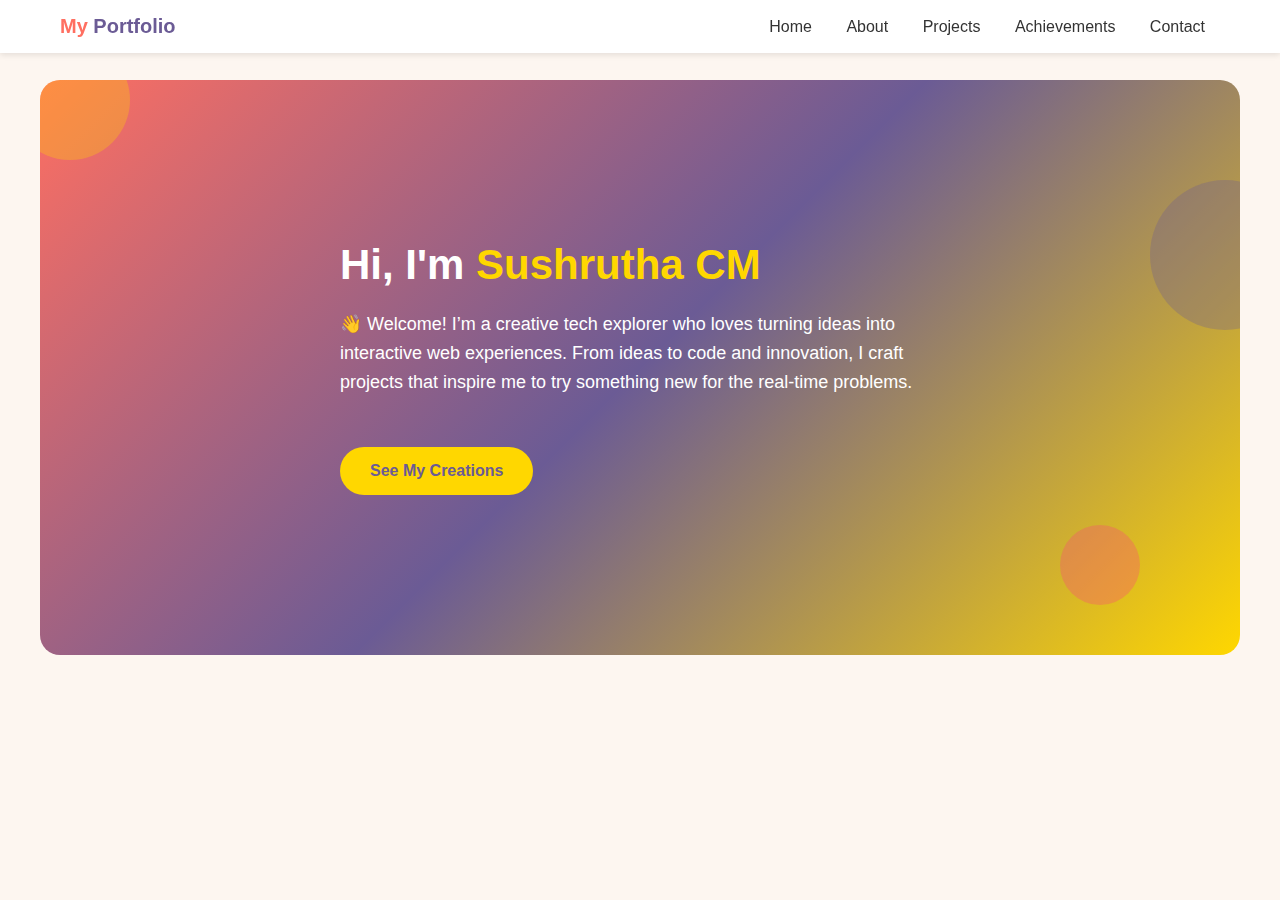
<file: index.html>
<!DOCTYPE html>
<html lang="en">
<head>
  <meta charset="UTF-8">
  <meta name="viewport" content="width=device-width, initial-scale=1.0">
  <title>MyPortfolio</title>
  <link rel="stylesheet" href="style.css">
</head>
<body>
<header>
  <div class="logo">My  <span>Portfolio</span></div>
  <nav>
    <a href="index.html">Home</a>
    <a href="about.html">About</a>
    <a href="projects.html">Projects</a>
    <a href="achievements.html">Achievements</a>
    <a href="contact.html">Contact</a>
  </nav>
</header>
<main class="home">
  <div class="shape shape1"></div>
  <div class="shape shape2"></div>
  <div class="shape shape3"></div>
  <section class="intro">
    <div class="intro-text">
      <h1>Hi, I'm <span>Sushrutha CM</span></h1>
      <p>👋 Welcome! I’m a creative tech explorer who loves turning ideas into interactive web experiences. From ideas to code and innovation, I craft projects that inspire me to try something new for the real-time problems.</p>
      <button onclick="window.location.href='projects.html'">See My Creations</button>
    </div>
 </section>
</main>
</body>
</html>
</file>
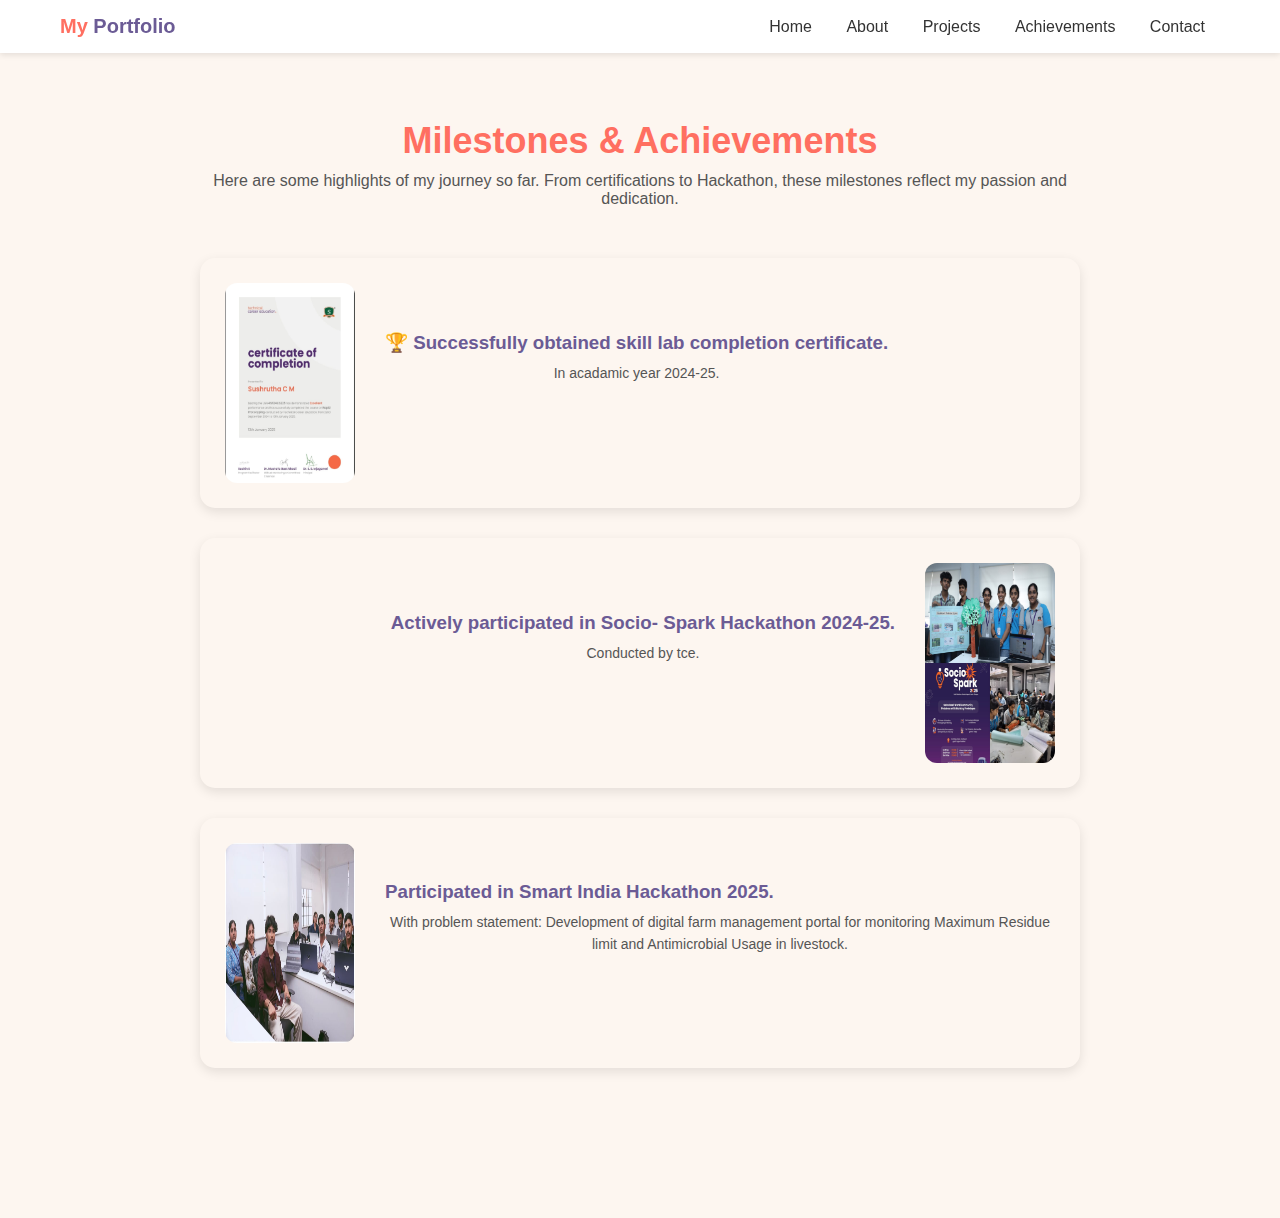
<file: achievements.html>
<!DOCTYPE html>
<html lang="en">
<head>
  <meta charset="UTF-8">
  <meta name="viewport" content="width=device-width, initial-scale=1.0">
  <title>Achievements | Sushrutha</title>
  <link rel="stylesheet" href="style.css">
</head>
<body>
<header>
  <div class="logo">My <span>Portfolio</span></div>
  <nav>
    <a href="index.html">Home</a>
    <a href="about.html">About</a>
    <a href="projects.html">Projects</a>
    <a href="achievements.html">Achievements</a>
    <a href="contact.html">Contact</a>
  </nav>
</header>
<main class="achievements">
  <section class="milestones">
    <h1>Milestones & Achievements</h1>
    <p>Here are some highlights of my journey so far. From certifications to Hackathon, these milestones reflect my passion and dedication.</p>
    <div class="milestone-card">
      <img src="img2.jpg" height="200" width="200" alt="Hackathon Winner">
      <div class="milestone-text">
        <h3>🏆 Successfully obtained skill lab completion certificate.</h3>
        <p>In acadamic year 2024-25.</p>
      </div>
    </div>
    <div class="milestone-card reverse">
      <img src="img3.jpg"  height="200" width="200" alt="Socio">
      <div class="milestone-text">
        <h3>Actively participated in Socio- Spark Hackathon 2024-25.</h3>
        <p>Conducted by tce.</p>
      </div>
    </div>
    <div class="milestone-card">
      <img src="img4.jpg" height="200" width="200" alt=" Hackathon.">
      <div class="milestone-text">
        <h3>Participated in Smart India Hackathon 2025.</h3>
        <p>With problem statement: Development of digital farm management portal for monitoring Maximum Residue limit and Antimicrobial Usage in livestock.</p>
      </div>
    </div>
  </section>
</main>
</body>
</html>
</file>
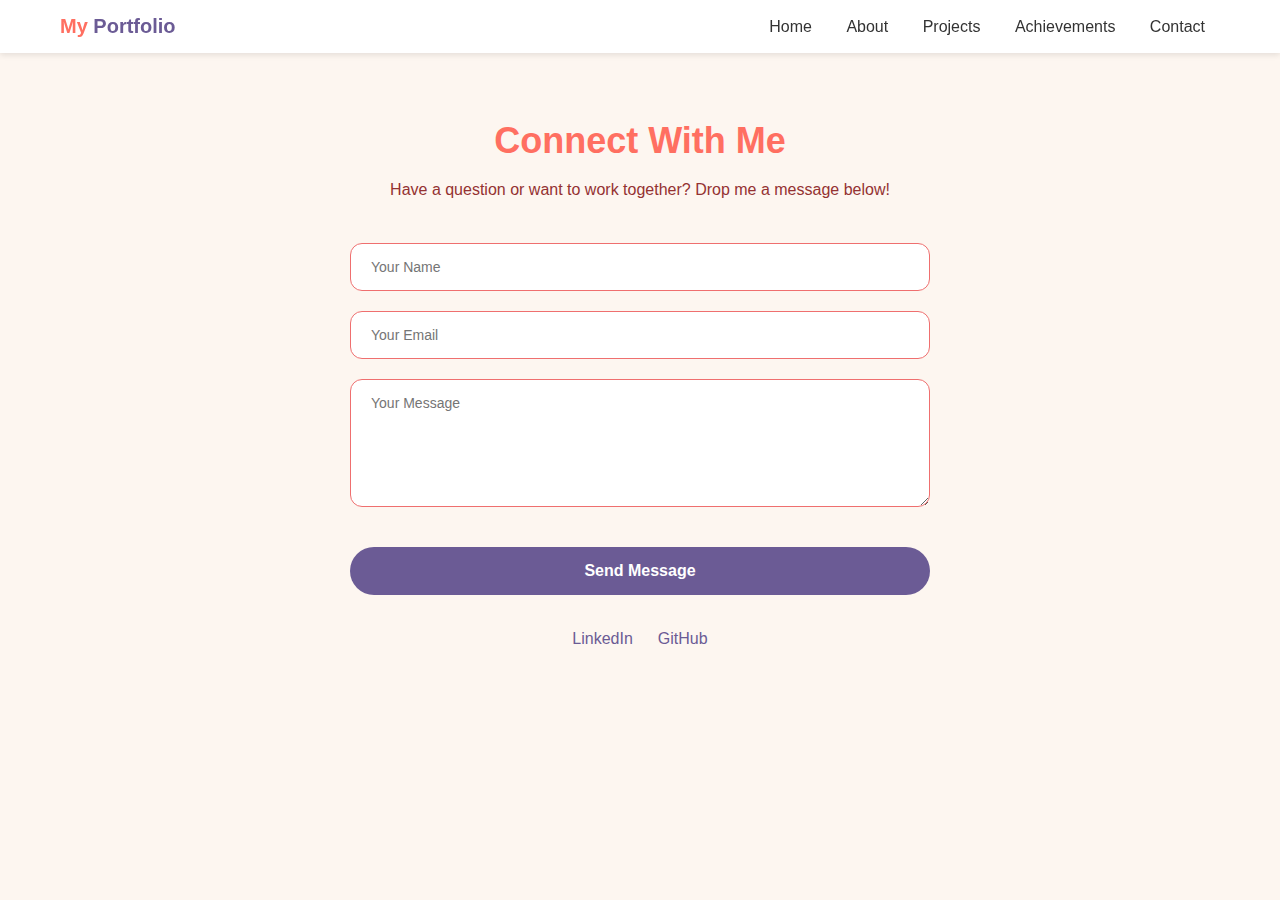
<file: contact.html>
<!DOCTYPE html>
<html lang="en">
<head>
  <meta charset="UTF-8">
  <meta name="viewport" content="width=device-width, initial-scale=1.0">
  <title>Contact | Sushrutha</title>
  <link rel="stylesheet" href="style.css">
</head>
<body>
<header>
  <div class="logo">My <span>Portfolio</span></div>
  <nav>
    <a href="index.html">Home</a>
    <a href="about.html">About</a>
    <a href="projects.html">Projects</a>
    <a href="achievements.html">Achievements</a>
    <a href="contact.html">Contact</a>
  </nav>
</header>
<main class="contact">
  <section class="contact-section">
    <h1>Connect With Me</h1>
    <p>Have a question or want to work together? Drop me a message below!</p>
        <form>
      <input type="text" placeholder="Your Name" required>
      <input type="email" placeholder="Your Email" required>
      <textarea placeholder="Your Message" rows="6" required></textarea>
      <button type="submit">Send Message</button>
    </form>
<div class="socials">
      <a href="https://www.linkedin.com/in/sushrutha-c-m-812ba9355" target="_blank">LinkedIn</a>
      <a href="https://github.com/sushruthacm-bit" target="_blank">GitHub</a>
          </div>
  </section>
</main>
</body>
</html>
</file>
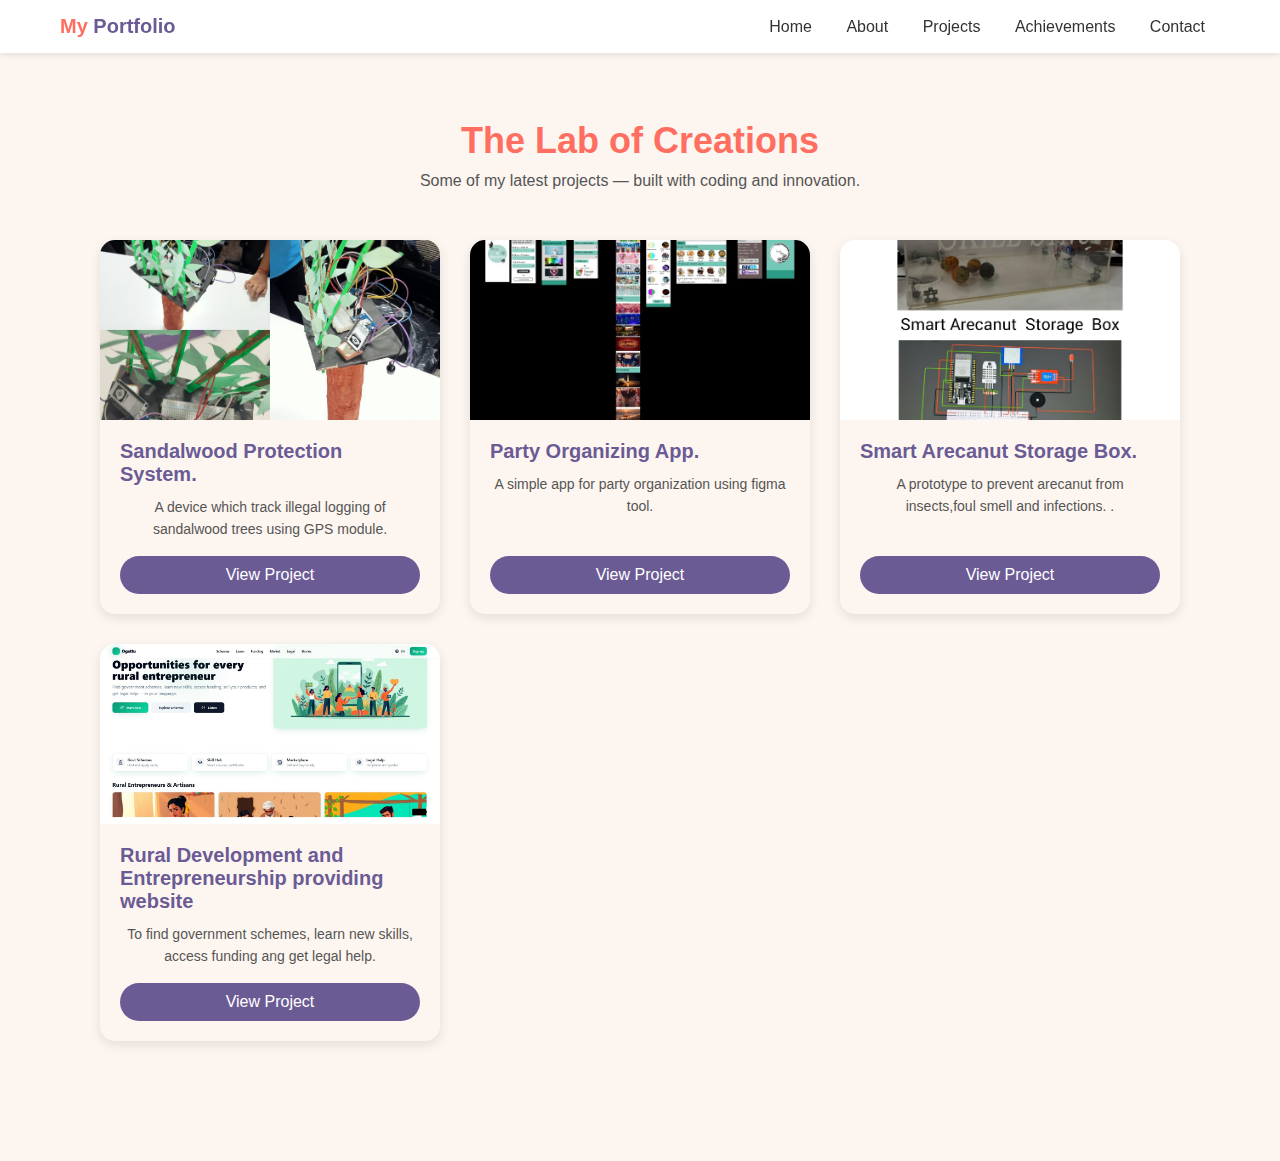
<file: projects.html>
<!DOCTYPE html>
<html lang="en">
<head>
  <meta charset="UTF-8">
  <meta name="viewport" content="width=device-width, initial-scale=1.0">
  <title>Projects | Sushrutha</title>
  <link rel="stylesheet" href="style.css">
</head>
<body>

<header>
  <div class="logo">My <span>Portfolio</span></div>
  <nav>
    <a href="index.html">Home</a>
    <a href="about.html">About</a>
    <a href="projects.html">Projects</a>
    <a href="achievements.html">Achievements</a>
    <a href="contact.html">Contact</a>
  </nav>
</header>
<main class="projects">
  <section class="project-gallery">
    <h1>The Lab of Creations</h1>
    <p>Some of my latest projects — built with  coding and innovation.</p>

    <div class="projects-grid">
      <div class="card">
        <img src="im.jpg" alt="Project 1">
        <div class="card-content">
          <h3>Sandalwood Protection System.</h3>
          <p>A device which track illegal logging of sandalwood trees using GPS module.</p>
          <a href="#" class="btn">View Project</a>
        </div>
      </div>

      <div class="card">
        <img src="e.jpg" alt="Project 2">
        <div class="card-content">
          <h3>Party Organizing App.</h3>
          <p>A simple app for party organization using figma tool.</p>
          <a href="#" class="btn">View Project</a>
        </div>
      </div>

      <div class="card">
        <img src="img5.jpg" alt="Project 3">
        <div class="card-content">
          <h3>Smart Arecanut Storage Box.</h3>
          <p>A prototype  to prevent arecanut from insects,foul smell and infections. .</p>
          <a href="#" class="btn">View Project</a>
        </div>
      </div>
      <div class="card">
        <img src="img9.jpg" alt="Project 3">
        <div class="card-content">
          <h3>Rural Development and Entrepreneurship providing website</h3>
          <p>To find government schemes, learn new skills, access funding ang get legal help.</p>
          <a href="#" class="btn">View Project</a>
        </div>
      </div>

      
  </section>
</main>

</body>
</html>
</file>
<file: style.css>
* {
  margin: 0;
  padding: 0;
  box-sizing: border-box;
  font-family: "Poppins", sans-serif;
}
body {
  background-color: #FDF6F0;
  color: #333;
}
header {
  background: white;
  position: fixed;
  width: 100%;
  top: 0;
  display: flex;
  justify-content: space-between;
  align-items: center;
  padding: 15px 60px;
  box-shadow: 0 2px 6px rgba(0,0,0,0.1);
  z-index: 1000;
}
.logo {
  font-weight: 700;
  font-size: 20px;
  color: #FF6F61;
}
.logo span {
  color: #6B5B95;
}
nav a {
  margin: 0 15px;
  text-decoration: none;
  color: #333;
  font-weight: 500;
  transition: 0.3s;
}
nav a:hover {
  color: #FF6F61;
}
button {
  margin-top: 20px;
  background: #FF6F61;
  border: none;
  color: white;
  padding: 10px 20px;
  border-radius: 25px;
  cursor: pointer;
  font-weight: 500;
  transition: 0.3s;
}
button:hover {
  background: #88B04B;
}
.home {
  display: flex;
  justify-content: space-between;
  align-items: center;
  background: linear-gradient(135deg, #FF6F61, #6B5B95);
  color: white;
  border-radius: 20px;
  padding: 70px;
}
.contact-section {
  padding: 120px 60px;
  max-width: 700px;
  margin: 0 auto;
  text-align: center;
}
.contact-section h1 {
  color: #FF6F61;
  font-size: 36px;
  margin-bottom: 15px;
}
.contact-section p {
  color: #943232;
  font-size: 16px;
  margin-bottom: 40px;
  line-height: 1.6;
}
.contact-section form {
  display: flex;
  flex-direction: column;
  gap: 20px;
}
.contact-section input,
.contact-section textarea {
  padding: 15px 20px;
  border-radius: 12px;
  border: 1px solid #ef6f6f;
  font-size: 14px;
  transition: 0.3s;
}
.contact-section input:focus,
.contact-section textarea:focus {
  border-color: #6B5B95;
  outline: none;
  box-shadow: 0 0 8px rgba(107,91,149,0.3);
}
.contact-section button {
  background: #6B5B95;
  color: white;
  padding: 15px;
  border: none;
  border-radius: 25px;
  font-weight: 600;
  font-size: 16px;
  cursor: pointer;
  transition: 0.3s;
}
.contact-section button:hover {
  background: #FF6F61;
  transform: scale(1.05);
}
.socials {
  margin-top: 35px;
  display: flex;
  justify-content: center;
  gap: 25px;
  flex-wrap: wrap;
}
.socials a {
  text-decoration: none;
  color: #6B5B95;
  font-weight: 500;
  transition: 0.3s;
}

.socials a:hover {
  color: #FF6F61;
}
.achievements {
  padding: 120px 60px;
  max-width: 1000px;
  margin: 0 auto;
}

.milestones h1 {
  color: #FF6F61;
  font-size: 36px;
  text-align: center;
  margin-bottom: 10px;
}

.milestones p {
  color: #555;
  text-align: center;
  margin-bottom: 50px;
  font-size: 16px;
}

.milestone-card {
  display: flex;
  align-items: center;
  gap: 30px;
  background: #FDF6F0;
  padding: 25px;
  margin-bottom: 30px;
  border-radius: 15px;
  box-shadow: 0 4px 12px rgba(0,0,0,0.1);
  transition: transform 0.3s, box-shadow 0.3s;
}

.milestone-card img {
  width: 130px;
  border-radius: 12px;
}

.milestone-text h3 {
  color: #6B5B95;
  margin-bottom: 8px;
}

.milestone-text p {
  color: #555;
  font-size: 14px;
  line-height: 1.6;
}
.milestone-card:hover {
  transform: translateY(-6px);
  box-shadow: 0 8px 20px rgba(0,0,0,0.15);
}
.milestone-card.reverse {
  flex-direction: row-reverse;
}
@media screen and (max-width: 768px) {
  .milestone-card,
  .milestone-card.reverse {
    flex-direction: column;
    text-align: center;
  }

  .milestone-card.reverse img {
    margin-bottom: 15px;
  }
}
.home {
  display: flex;
  justify-content: center;
  align-items: center;
  padding: 140px 60px;
  gap: 60px;
  flex-wrap: wrap;
  background: linear-gradient(135deg, #FF6F61, #6B5B95);
  color: white;
  border-radius: 20px;
  margin: 80px auto;
  max-width: 1200px;
}
.intro-text {
  max-width: 600px;
}
.intro-text h1 {
  font-size: 42px;
  margin-bottom: 20px;
}
.intro-text span {
  color: #FFD700;
  font-weight: 700;
  animation: pulse 3s infinite;
}
@keyframes pulse {
  0%, 100% { color: #FFD700; }
  50% { color: #FF4081; }
}
.intro-text p {
  font-size: 18px;
  line-height: 1.6;
  margin-bottom: 30px;
}
.intro-text button {
  background: #FFD700;
  color: #6B5B95;
  padding: 15px 30px;
  border: none;
  border-radius: 25px;
  font-size: 16px;
  font-weight: 600;
  cursor: pointer;
  transition: 0.3s;
}
.intro-text button:hover {
  background: #FF4081;
  color: white;
  transform: scale(1.05);
}
.intro-image img {
  width: 300px;
  border-radius: 50%;
  border: 5px solid white;
  box-shadow: 0 6px 20px rgba(0,0,0,0.2);
}
@media screen and (max-width: 768px) {
  .home {
    flex-direction: column;
    text-align: center;
    padding: 100px 20px;
  }
  .intro-image img {
    width: 220px;
    margin-top: 30px;
  }
  .intro-text h1 {
    font-size: 32px;
  }
  .intro-text p {
    font-size: 16px;
  }
}
.home {
  position: relative;
  display: flex;
  justify-content: center;
  align-items: center;
  padding: 160px 60px;
  gap: 60px;
  flex-wrap: wrap;
  background: linear-gradient(135deg, #FF6F61, #6B5B95, #FFD700);
  border-radius: 20px;
  margin: 80px auto;
  max-width: 1200px;
  overflow: hidden;
  color: white;
}
.shape {
  position: absolute;
  border-radius: 50%;
  opacity: 0.3;
  animation: float 6s ease-in-out infinite alternate;
}
.shape1 {
  width: 120px;
  height: 120px;
  background: #FFD700;
  top: -40px;
  left: -30px;
}
.shape2 {
  width: 80px;
  height: 80px;
  background: #FF4081;
  bottom: 50px;
  right: 100px;
  animation-delay: 2s;
}
.shape3 {
  width: 150px;
  height: 150px;
  background: #6B5B95;
  top: 100px;
  right: -60px;
  animation-delay: 4s;
}
@keyframes float {
  0% { transform: translateY(0) rotate(0deg); }
  100% { transform: translateY(-20px) rotate(20deg); }
}
.intro-text {
  max-width: 600px;
  z-index: 2;
}
.intro-text h1 {
  font-size: 42px;
  margin-bottom: 20px;
  line-height: 1.2;
}
.intro-text span {
  color: #FFD700;
  font-weight: 700;
  animation: pulse 3s infinite;
}
@keyframes pulse {
  0%, 100% { color: #FFD700; }
  50% { color: #FF4081; }
}
.intro-text p {
  font-size: 18px;
  line-height: 1.6;
  margin-bottom: 30px;
}
.intro-text button {
  background: #FFD700;
  color: #6B5B95;
  padding: 15px 30px;
  border: none;
  border-radius: 25px;
  font-size: 16px;
  font-weight: 600;
  cursor: pointer;
  transition: 0.3s;
}
.intro-text button:hover {
  background: #FF4081;
  color: white;
  transform: scale(1.05);
}
.intro-image {
  z-index: 2;
}
.intro-image img {
  width: 300px;
  border-radius: 50%;
  border: 5px solid white;
  box-shadow: 0 6px 25px rgba(0,0,0,0.3);
  transition: transform 0.3s;
}
.intro-image img:hover {
  transform: rotate(-5deg) scale(1.05);
}
@media screen and (max-width: 768px) {
  .home {
    flex-direction: column;
    text-align: center;
    padding: 120px 20px;
  }
  .intro-image img {
    width: 220px;
    margin-top: 30px;
  }
  .intro-text h1 {
    font-size: 32px;
  }
  .intro-text p {
    font-size: 16px;
  }
}
.about {
  padding: 120px 60px;
  background: linear-gradient(120deg, rgb(253, 234, 212),rgb(202, 191, 202) );
  color: rgb(14, 1, 46);
}
.about-container {
  display: flex;
  align-items: center;
  justify-content: space-around;
  flex-wrap: wrap;
  gap: 40px;
  background: rgba(255,255,255,0.1);
  padding: 40px;
  border-radius: 20px;
  box-shadow: 0 5px 20px rgb(1, 25, 53);
}
.about-image img {
  width: 280px;
  height: 280px;
  border-radius: 50%;
  border: 5px solid white;
  object-fit: cover;
  transition: transform 0.3s ease;
}
.about-image img:hover {
  transform: scale(1.05);
}
.about-content {
  max-width: 600px;
}
.about-content h1 {
  font-size: 32px;
  margin-bottom: 10px;
}
.about-content h1 span {
  color: #13024b;
}
.about-content h2 {
  margin-top: 25px;
  color: #110137;
}
.about-content ul {
  list-style-type: "-";
  padding-left: 20px;
}
.about-content p {
  margin-top: 10px;
  line-height: 1.7;
}
.skills {
  margin-top: 60px;
  text-align: center;
}
.skills h2 {
  font-size: 26px;
  margin-bottom: 25px;
  color: #130241;
}
.skills-grid {
  display: flex;
  justify-content: center;
  flex-wrap: wrap;
  gap: 25px;
}
.skill-card {
  background: white;
  color: #333;
  width: 110px;
  padding: 20px;
  border-radius: 15px;
  box-shadow: 0 4px 10px rgba(0,0,0,0.2);
  transition: transform 0.3s ease, background 0.3s;
}
.skill-card:hover {
  transform: translateY(-5px);
  background: #ff4081;
  color: white;
}
.skill-card img {
  width: 50px;
  height: 50px;
}
.skill-card p {
  margin-top: 10px;
  font-weight: bold;
}
.about .text h1 {
  color: #FF6F61;
}
.skills-grid .skill {
  background: #6B5B95;
}
.skills-grid .skill:hover {
  background: #FF6F61;
}
.projects {
  padding: 120px 60px;
  max-width: 1200px;
  margin: 0 auto;
}
.project-gallery h1 {
  color: #FF6F61;
  font-size: 36px;
  text-align: center;
  margin-bottom: 10px;
}
.project-gallery p {
  color: #555;
  text-align: center;
  margin-bottom: 50px;
  font-size: 16px;
}
.projects-grid {
  display: grid;
  grid-template-columns: repeat(auto-fit, minmax(250px, 1fr));
  gap: 30px;
}
.card {
  background: #FDF6F0;
  border-radius: 15px;
  overflow: hidden;
  box-shadow: 0 4px 12px rgba(0,0,0,0.1);
  transition: transform 0.3s, box-shadow 0.3s;
  display: flex;
  flex-direction: column;
}
.card img {
  width: 100%;
  height: 180px;
  object-fit: cover;
}
.card-content {
  padding: 20px;
  flex-grow: 1;
  display: flex;
  flex-direction: column;
}
.card-content h3 {
  color: #6B5B95;
  margin-bottom: 10px;
  font-size: 20px;
}
.card-content p {
  flex-grow: 1;
  color: #555;
  font-size: 14px;
  line-height: 1.6;
  margin-bottom: 15px;
}
.card-content .btn {
  text-decoration: none;
  padding: 10px 15px;
  border-radius: 25px;
  background: #6B5B95;
  color: white;
  font-weight: 500;
  text-align: center;
  transition: 0.3s;
}
.card-content .btn:hover {
  background: #FF6F61;
  transform: scale(1.05);
}
.card:hover {
  transform: translateY(-6px);
  box-shadow: 0 8px 20px rgba(0,0,0,0.15);
}
.milestone-card:hover {
  transform: translateY(-6px);
  box-shadow: 0 8px 20px rgba(0,0,0,0.15);
}
.milestone-card.reverse {
  flex-direction: row-reverse;
}
@media screen and (max-width: 768px) {
  .milestone-card,
  .milestone-card.reverse {
    flex-direction: column;
    text-align: center;
  }
  .milestone-card.reverse img {
    margin-bottom: 15px;
  }
}
</file>
